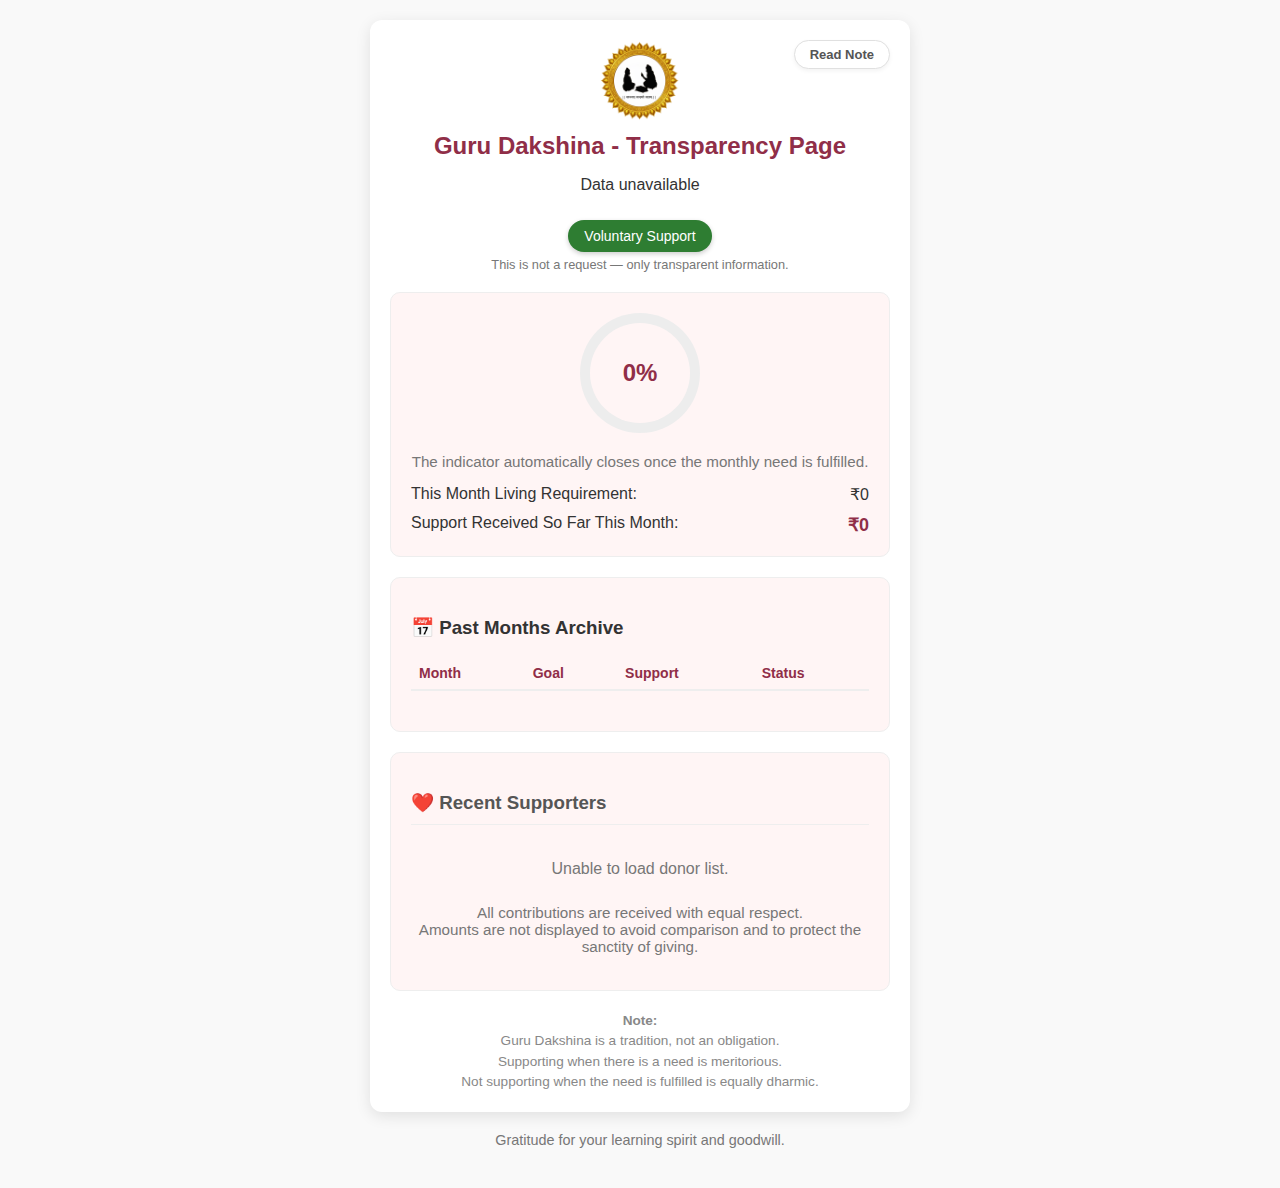
<file: index.html>
<!DOCTYPE html>
<html lang="en">
<head>
    <meta charset="UTF-8">
    <meta name="viewport" content="width=device-width, initial-scale=1.0">
    <title>Guru Dakshina - Donation Details</title>
    <link rel="stylesheet" href="style.css">
    <style>
        .container {
            position: relative;
        }
        .info-btn {
            position: absolute;
            top: 20px;
            right: 20px;
            background-color: #fff;
            color: #555;
            border: 1px solid #e0e0e0;
            padding: 6px 15px;
            border-radius: 20px;
            text-decoration: none;
            font-size: 13px;
            font-weight: 600;
            box-shadow: 0 2px 4px rgba(0,0,0,0.05);
            transition: all 0.3s ease;
            z-index: 10;
        }
        .info-btn:hover {
            background-color: #f8f8f8;
            border-color: #ccc;
            color: #333;
        }
    </style>
</head>
<body>

    <div class="container">
        <a href="information.html" class="info-btn">Read Note</a>
        <!-- Header Section -->
        <header>
            <img src="logo.gif" alt="Logo" class="logo">
            <h2>Guru Dakshina - Transparency Page</h2>
            <p id="month-display">Loading...</p>
            <!-- Donate Button -->
            <button id="donate-btn" class="donate-btn" onclick="window.location.href='https://vaiswanara.com/donate/'">Voluntary Support</button>
            <p class="header-subtitle">This is not a request — only transparent information.</p>
        </header>

        <!-- Progress Section (Circular Chart) -->
        <div class="card summary-card">
            <div class="progress-container">
                <div class="circular-progress" id="progress-circle">
                    <div class="value-container" id="percentage-text">0%</div>
                </div>
            </div>
            <p class="chart-caption">The indicator automatically closes once the monthly need is fulfilled.</p>
            
            <div class="stats">
                <div class="stat-item">
                    <span class="label">This Month Living Requirement:</span>
                    <span class="value" id="target-amount">₹0</span>
                </div>
                <div class="stat-item highlight">
                    <span class="label">Support Received So Far This Month:</span>
                    <span class="value" id="raised-amount">₹0</span>
                </div>
                <div class="stat-item" style="display: none;">
                    <span class="label">Remaining Needed:</span>
                    <span class="value" id="remaining-amount">₹0</span>
                </div>
            </div>

            <div id="status-message" class="status-msg" style="display: none;"></div>
        </div>

        <!-- Monthly Archive Section -->
        <div class="card">
            <h3>📅 Past Months Archive</h3>
            <table class="data-table">
                <thead>
                    <tr>
                        <th>Month</th>
                        <th>Goal</th>
                        <th>Support</th>
                        <th>Status</th>
                    </tr>
                </thead>
                <tbody id="archive-body">
                    <!-- Populated by JS -->
                </tbody>
            </table>
        </div>

        <!-- Donors List Section -->
        <div class="card donors-section">
            <h3>❤️ Recent Supporters</h3>
            <div id="donors-list">
                <p style="text-align:center; color:#777;">Loading...</p>
            </div>
            <p class="chart-caption">
                All contributions are received with equal respect.<br>
                Amounts are not displayed to avoid comparison and to protect the sanctity of giving.
            </p>
        </div>

        <div class="tradition-note">
            <strong>Note:</strong><br>
            Guru Dakshina is a tradition, not an obligation.<br>
            Supporting when there is a need is meritorious.<br>
            Not supporting when the need is fulfilled is equally dharmic.
        </div>
    </div>

    <div class="page-footer">
        Gratitude for your learning spirit and goodwill.
    </div>

    <!-- Scripts -->
    <script src="script.js"></script>
</body>
</html>
</file>
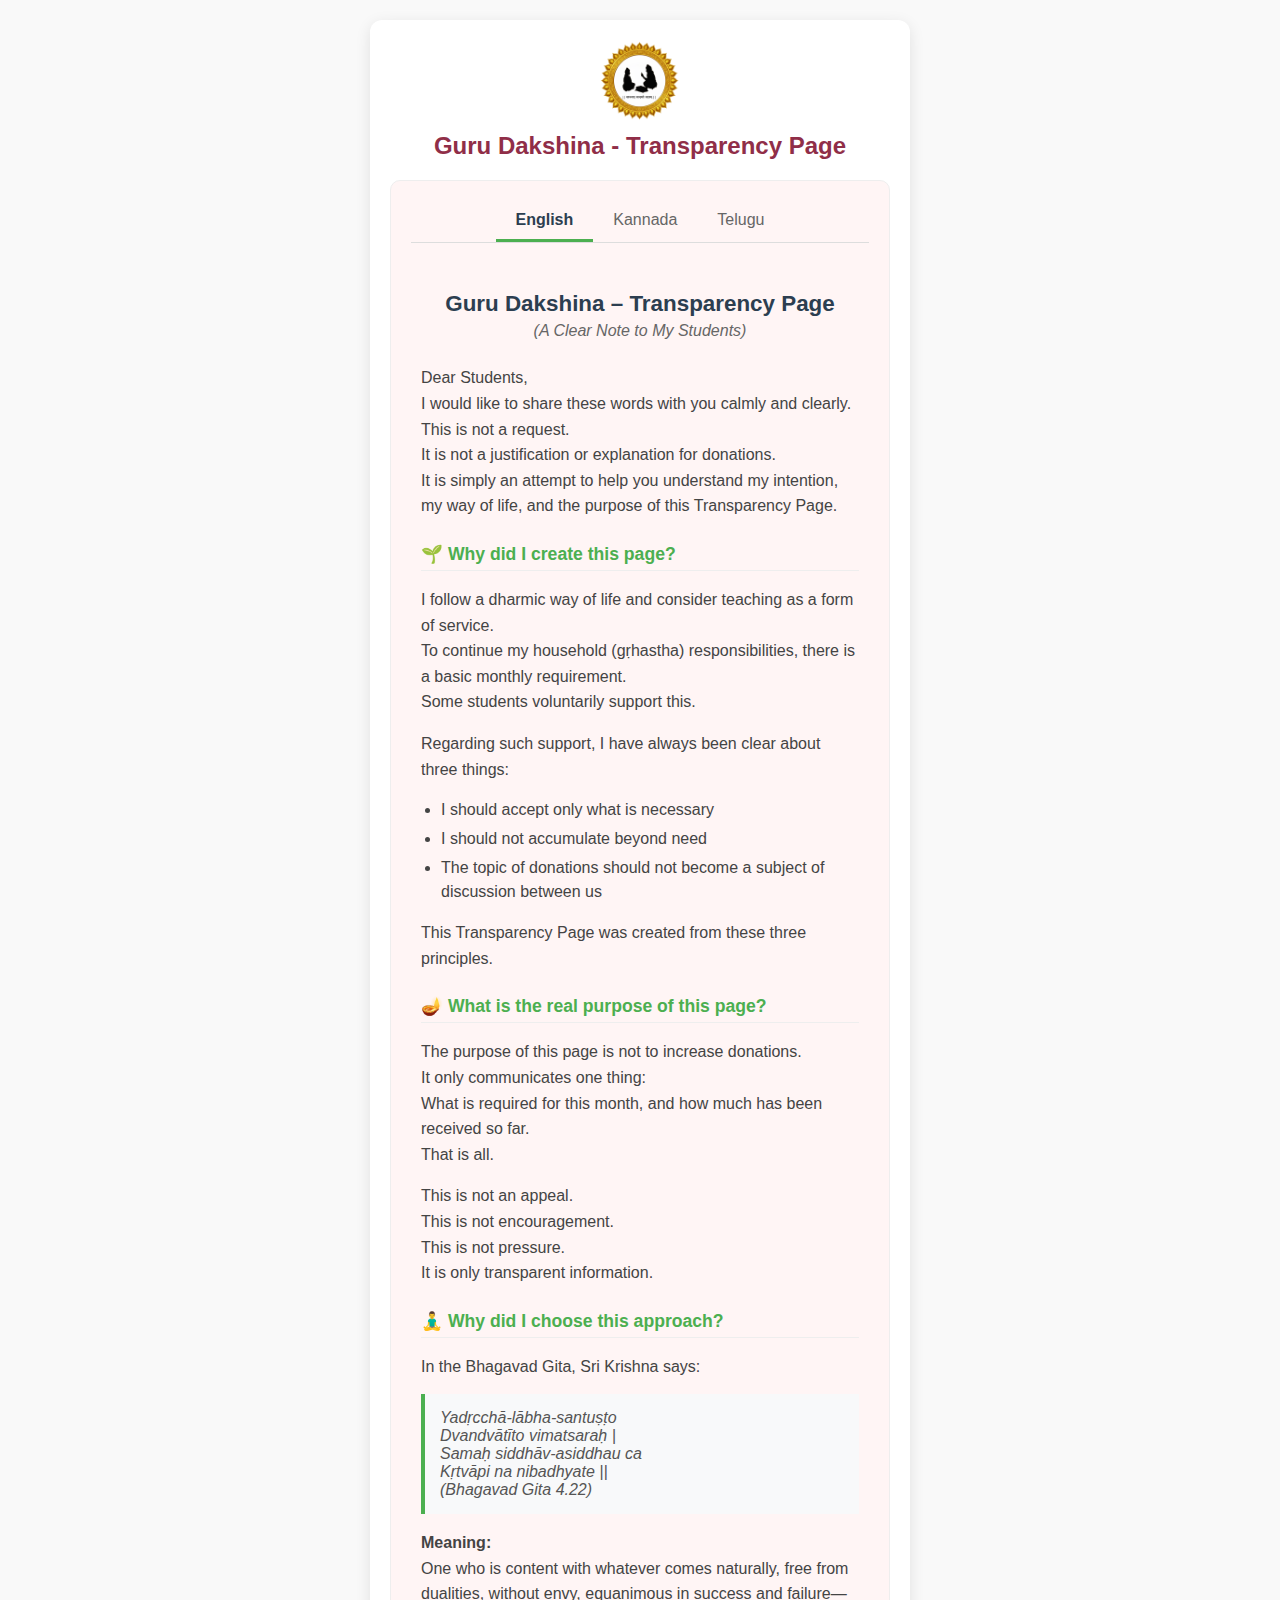
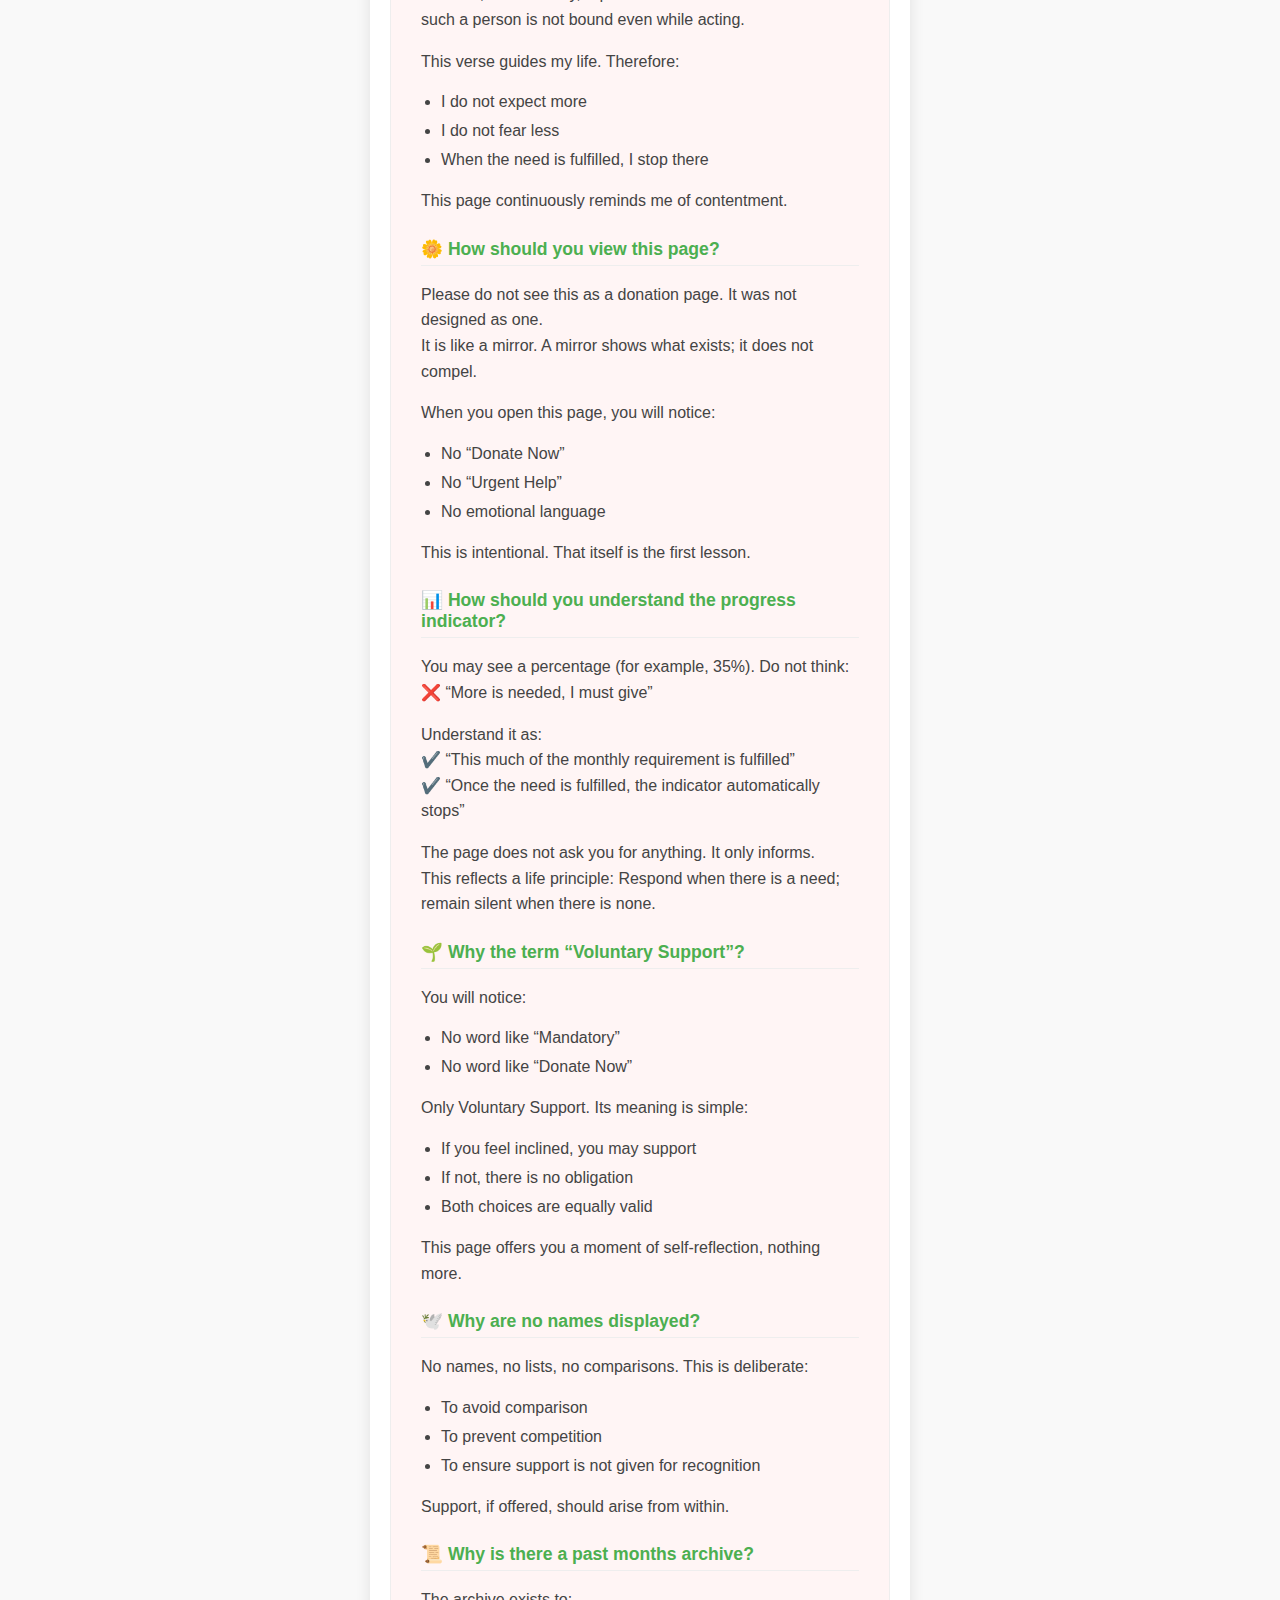
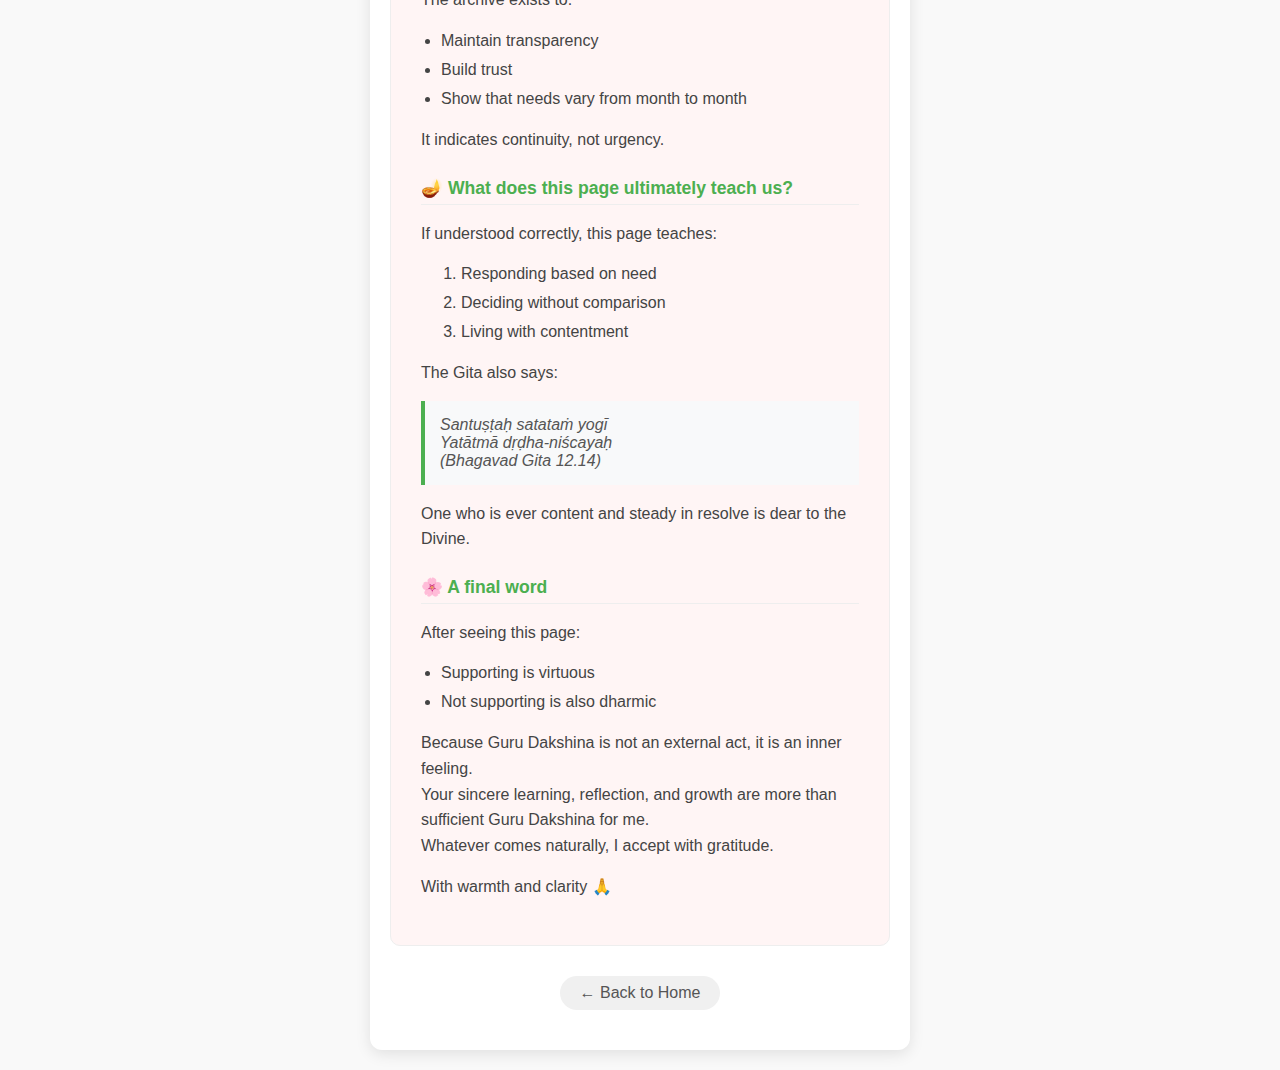
<file: information.html>
<!DOCTYPE html>
<html lang="en">
<head>
    <meta charset="UTF-8">
    <meta name="viewport" content="width=device-width, initial-scale=1.0">
    <title>Guru Dakshina - Information</title>
    <link rel="stylesheet" href="style.css">
    <style>
        /* Styles specific to the Information Page */
        .container {
            position: relative;
        }
        .tabs {
            display: flex;
            justify-content: center;
            margin-bottom: 20px;
            border-bottom: 1px solid #ddd;
        }
        .tab-btn {
            background: none;
            border: none;
            padding: 10px 20px;
            font-size: 16px;
            cursor: pointer;
            color: #666;
            border-bottom: 3px solid transparent;
            transition: all 0.3s ease;
            font-weight: 500;
        }
        .tab-btn:hover {
            color: #333;
            background-color: #f9f9f9;
        }
        .tab-btn.active {
            color: #2c3e50;
            border-bottom-color: #4CAF50;
            font-weight: bold;
        }
        .content-section {
            display: none;
            text-align: left;
            padding: 10px;
            animation: fadeIn 0.4s ease-in-out;
        }
        .content-section.active {
            display: block;
        }
        @keyframes fadeIn {
            from { opacity: 0; transform: translateY(5px); }
            to { opacity: 1; transform: translateY(0); }
        }
        .content-section h2 {
            text-align: center;
            font-size: 1.4em;
            margin-bottom: 5px;
            color: #2c3e50;
        }
        .content-section .subtitle {
            text-align: center;
            color: #666;
            font-style: italic;
            margin-bottom: 25px;
            display: block;
        }
        .content-section h3 {
            color: #4CAF50;
            margin-top: 25px;
            margin-bottom: 10px;
            font-size: 1.1em;
            border-bottom: 1px solid #eee;
            padding-bottom: 5px;
        }
        .content-section p {
            margin-bottom: 15px;
            line-height: 1.6;
            color: #444;
        }
        .content-section ul {
            margin-bottom: 15px;
            padding-left: 20px;
        }
        .content-section li {
            margin-bottom: 5px;
            color: #444;
            line-height: 1.5;
        }
        .verse-block {
            background-color: #f8f9fa;
            border-left: 4px solid #4CAF50;
            padding: 15px;
            margin: 15px 0;
            font-style: italic;
            color: #555;
        }
        .back-link-container {
            text-align: center;
            margin-top: 30px;
            margin-bottom: 20px;
        }
        .back-link {
            display: inline-block;
            padding: 8px 20px;
            background-color: #f0f0f0;
            color: #555;
            text-decoration: none;
            border-radius: 20px;
            transition: background 0.3s;
        }
        .back-link:hover {
            background-color: #e0e0e0;
        }
    </style>
</head>
<body>

    <div class="container">
        <!-- Header Section -->
        <header>
            <img src="logo.gif" alt="Logo" class="logo">
            <h2>Guru Dakshina - Transparency Page</h2>
        </header>

        <!-- Content Card -->
        <div class="card">
            <div class="tabs">
                <button class="tab-btn active" onclick="openTab('english')">English</button>
                <button class="tab-btn" onclick="openTab('kannada')">Kannada</button>
                <button class="tab-btn" onclick="openTab('telugu')">Telugu</button>
            </div>

            <!-- English Content -->
            <div id="english" class="content-section active">
                <h2>Guru Dakshina – Transparency Page</h2>
                <span class="subtitle">(A Clear Note to My Students)</span>
                
                <p>Dear Students,<br>
                I would like to share these words with you calmly and clearly.<br>
                This is not a request.<br>
                It is not a justification or explanation for donations.<br>
                It is simply an attempt to help you understand my intention, my way of life, and the purpose of this Transparency Page.</p>

                <h3>🌱 Why did I create this page?</h3>
                <p>I follow a dharmic way of life and consider teaching as a form of service.<br>
                To continue my household (gṛhastha) responsibilities, there is a basic monthly requirement.<br>
                Some students voluntarily support this.</p>
                <p>Regarding such support, I have always been clear about three things:</p>
                <ul>
                    <li>I should accept only what is necessary</li>
                    <li>I should not accumulate beyond need</li>
                    <li>The topic of donations should not become a subject of discussion between us</li>
                </ul>
                <p>This Transparency Page was created from these three principles.</p>

                <h3>🪔 What is the real purpose of this page?</h3>
                <p>The purpose of this page is not to increase donations.<br>
                It only communicates one thing:<br>
                What is required for this month, and how much has been received so far.<br>
                That is all.</p>
                <p>This is not an appeal.<br>
                This is not encouragement.<br>
                This is not pressure.<br>
                It is only transparent information.</p>

                <h3>🧘‍♂️ Why did I choose this approach?</h3>
                <p>In the Bhagavad Gita, Sri Krishna says:</p>
                <div class="verse-block">
                    Yadṛcchā-lābha-santuṣṭo<br>
                    Dvandvātīto vimatsaraḥ |<br>
                    Samaḥ siddhāv-asiddhau ca<br>
                    Kṛtvāpi na nibadhyate ||<br>
                    (Bhagavad Gita 4.22)
                </div>
                <p><strong>Meaning:</strong><br>
                One who is content with whatever comes naturally, free from dualities, without envy, equanimous in success and failure—such a person is not bound even while acting.</p>
                <p>This verse guides my life. Therefore:</p>
                <ul>
                    <li>I do not expect more</li>
                    <li>I do not fear less</li>
                    <li>When the need is fulfilled, I stop there</li>
                </ul>
                <p>This page continuously reminds me of contentment.</p>

                <h3>🌼 How should you view this page?</h3>
                <p>Please do not see this as a donation page. It was not designed as one.<br>
                It is like a mirror. A mirror shows what exists; it does not compel.</p>
                <p>When you open this page, you will notice:</p>
                <ul>
                    <li>No “Donate Now”</li>
                    <li>No “Urgent Help”</li>
                    <li>No emotional language</li>
                </ul>
                <p>This is intentional. That itself is the first lesson.</p>

                <h3>📊 How should you understand the progress indicator?</h3>
                <p>You may see a percentage (for example, 35%). Do not think:<br>
                ❌ “More is needed, I must give”</p>
                <p>Understand it as:<br>
                ✔️ “This much of the monthly requirement is fulfilled”<br>
                ✔️ “Once the need is fulfilled, the indicator automatically stops”</p>
                <p>The page does not ask you for anything. It only informs.<br>
                This reflects a life principle: Respond when there is a need; remain silent when there is none.</p>

                <h3>🌱 Why the term “Voluntary Support”?</h3>
                <p>You will notice:</p>
                <ul>
                    <li>No word like “Mandatory”</li>
                    <li>No word like “Donate Now”</li>
                </ul>
                <p>Only Voluntary Support. Its meaning is simple:</p>
                <ul>
                    <li>If you feel inclined, you may support</li>
                    <li>If not, there is no obligation</li>
                    <li>Both choices are equally valid</li>
                </ul>
                <p>This page offers you a moment of self-reflection, nothing more.</p>

                <h3>🕊️ Why are no names displayed?</h3>
                <p>No names, no lists, no comparisons. This is deliberate:</p>
                <ul>
                    <li>To avoid comparison</li>
                    <li>To prevent competition</li>
                    <li>To ensure support is not given for recognition</li>
                </ul>
                <p>Support, if offered, should arise from within.</p>

                <h3>📜 Why is there a past months archive?</h3>
                <p>The archive exists to:</p>
                <ul>
                    <li>Maintain transparency</li>
                    <li>Build trust</li>
                    <li>Show that needs vary from month to month</li>
                </ul>
                <p>It indicates continuity, not urgency.</p>

                <h3>🪔 What does this page ultimately teach us?</h3>
                <p>If understood correctly, this page teaches:</p>
                <ol>
                    <li>Responding based on need</li>
                    <li>Deciding without comparison</li>
                    <li>Living with contentment</li>
                </ol>
                <p>The Gita also says:</p>
                <div class="verse-block">
                    Santuṣṭaḥ satataṁ yogī<br>
                    Yatātmā dṛḍha-niścayaḥ<br>
                    (Bhagavad Gita 12.14)
                </div>
                <p>One who is ever content and steady in resolve is dear to the Divine.</p>

                <h3>🌸 A final word</h3>
                <p>After seeing this page:</p>
                <ul>
                    <li>Supporting is virtuous</li>
                    <li>Not supporting is also dharmic</li>
                </ul>
                <p>Because Guru Dakshina is not an external act, it is an inner feeling.<br>
                Your sincere learning, reflection, and growth are more than sufficient Guru Dakshina for me.<br>
                Whatever comes naturally, I accept with gratitude.</p>
                <p>With warmth and clarity 🙏</p>
            </div>

            <!-- Kannada Content -->
            <div id="kannada" class="content-section">
                <h2>ಗುರುದಕ್ಷಿಣೆ – ಪಾರದರ್ಶಕತೆ ಪುಟ</h2>
                <span class="subtitle">(ನನ್ನ ವಿದ್ಯಾರ್ಥಿಗಳಿಗೆ ಒಂದು ಸ್ಪಷ್ಟ ಮಾತು)</span>

                <p>ಪ್ರಿಯ ವಿದ್ಯಾರ್ಥಿಗಳೇ,<br>
                ಈ ಮಾತುಗಳನ್ನು ನಾನು ನಿಮಗೆ ಶಾಂತವಾಗಿ ಮತ್ತು ಸ್ಪಷ್ಟವಾಗಿ ಹೇಳಲು ಬಯಸುತ್ತೇನೆ.<br>
                ಇದು ವಿನಂತಿ ಅಲ್ಲ.<br>
                ಇದು ದಾನಗಳ ಬಗ್ಗೆ ಸಮರ್ಥನೆ ಅಥವಾ ವಿವರಣೆ ಕೂಡ ಅಲ್ಲ.<br>
                ಇದು ಕೇವಲ ನನ್ನ ಉದ್ದೇಶ, ನನ್ನ ಜೀವನದ ವಿಧಾನ ಮತ್ತು ಈ ಪಾರದರ್ಶಕತೆ ಪುಟದ ಅರ್ಥವನ್ನು ನಿಮಗೆ ತಿಳಿಸಲು ಮಾತ್ರ.</p>

                <h3>🌱 ಈ ಪುಟವನ್ನು ನಾನು ಏಕೆ ನಿರ್ಮಿಸಿದ್ದೇನೆ?</h3>
                <p>ನಾನು ಧಾರ್ಮಿಕ ಜೀವನವನ್ನು ಅನುಸರಿಸಿ, ಬೋಧನೆಯನ್ನು ಸೇವೆಯಾಗಿ ಪರಿಗಣಿಸುತ್ತೇನೆ.<br>
                ಗೃಹಸ್ಥ ಧರ್ಮವನ್ನು ಸಾಗಿಸಲು ಪ್ರತೀ ತಿಂಗಳು ಕೆಲವು ಮೂಲಭೂತ ಅಗತ್ಯಗಳಿರುತ್ತವೆ.<br>
                ಕೆಲವರು ವಿದ್ಯಾರ್ಥಿಗಳು ಸ್ವಯಂಪ್ರೇರಿತವಾಗಿ ಸಹಕಾರ ನೀಡುತ್ತಾರೆ.</p>
                <p>ಈ ಸಹಕಾರದ ಕುರಿತು ನನಗೆ ಮೊದಲಿನಿಂದಲೂ ಮೂರು ಸ್ಪಷ್ಟ ನಿಲುವುಗಳಿವೆ:</p>
                <ul>
                    <li>ಅಗತ್ಯವಿರುವಷ್ಟು ಮಾತ್ರ ಸ್ವೀಕರಿಸಬೇಕು</li>
                    <li>ಅಗತ್ಯಕ್ಕಿಂತ ಹೆಚ್ಚು ಸಂಗ್ರಹಿಸಬಾರದು</li>
                    <li>ದಾನದ ವಿಷಯ ನಮ್ಮ ನಡುವೆ ಚರ್ಚೆಯ ವಿಷಯವಾಗಬಾರದು</li>
                </ul>
                <p>ಈ ಮೂರು ಆಲೋಚನೆಗಳಿಂದಲೇ ಈ ಪಾರದರ್ಶಕತೆ ಪುಟ ರೂಪುಗೊಂಡಿದೆ.</p>

                <h3>🪔 ಈ ಪುಟದ ನಿಜವಾದ ಉದ್ದೇಶವೇನು?</h3>
                <p>ಈ ಪುಟದ ಉದ್ದೇಶ ದಾನವನ್ನು ಹೆಚ್ಚಿಸುವುದು ಅಲ್ಲ.<br>
                ಇದು ಕೇವಲ ಒಂದೇ ವಿಷಯವನ್ನು ತಿಳಿಸುತ್ತದೆ:<br>
                ಈ ತಿಂಗಳಿಗೆ ಎಷ್ಟು ಅಗತ್ಯವಿದೆ, ಮತ್ತು ಈಗಾಗಲೇ ಎಷ್ಟು ದೊರೆತಿದೆ.<br>
                ಅಷ್ಟೇ.</p>
                <p>ಇದು ವಿನಂತಿ ಅಲ್ಲ. ಇದು ಪ್ರೇರಣೆ ಅಲ್ಲ. ಇದು ಒತ್ತಡ ಉಂಟುಮಾಡುವ ವ್ಯವಸ್ಥೆಯೂ ಅಲ್ಲ.<br>
                ಇದು ಕೇವಲ ಪಾರದರ್ಶಕ ಮಾಹಿತಿ.</p>

                <h3>🧘‍♂️ ನಾನು ಈ ಮಾರ್ಗವನ್ನು ಏಕೆ ಆಯ್ಕೆ ಮಾಡಿಕೊಂಡೆ?</h3>
                <p>ಭಗವದ್ಗೀತೆಯಲ್ಲಿ ಶ್ರೀಕೃಷ್ಣನು ಹೀಗೆ ಹೇಳುತ್ತಾನೆ:</p>
                <div class="verse-block">
                    ಯದೃಚ್ಛಾ-ಲಾಭ-ಸಂತುಷ್ಟೋ<br>
                    ದ್ವಂದ್ವಾತೀತೋ ವಿಮತ್ಸರಃ |<br>
                    ಸಮಃ ಸಿದ್ಧಾವಸಿದ್ಧೌ ಚ<br>
                    ಕೃತ್ವಾಪಿ ನ ನಿಬಧ್ಯತೇ ||<br>
                    (ಭಗವದ್ಗೀತೆ 4.22)
                </div>
                <p><strong>ಅರ್ಥ:</strong><br>
                ಸ್ವಾಭಾವಿಕವಾಗಿ ದೊರಕುವದರಿಂದ ಸಂತೃಪ್ತನಾಗಿರುವವನು, ಲಾಭ–ನಷ್ಟದ ದ್ವಂದ್ವಗಳಿಗೆ ಅತೀತನಾಗಿ, ಅಸೂಯರಹಿತನಾಗಿ, ಯಶಸ್ಸು–ವಿಫಲತೆಯಲ್ಲಿ ಸಮಭಾವ ಹೊಂದಿರುವವನು—ಕರ್ಮ ಮಾಡಿದರೂ ಬಂಧಿತನಾಗುವುದಿಲ್ಲ.</p>
                <p>ಈ ಶ್ಲೋಕವೇ ನನ್ನ ಜೀವನದ ಮಾರ್ಗದರ್ಶಿ. ಆದ್ದರಿಂದ:</p>
                <ul>
                    <li>ಹೆಚ್ಚು ಬರುವುದನ್ನು ನಿರೀಕ್ಷಿಸುವುದಿಲ್ಲ</li>
                    <li>ಕಡಿಮೆ ಬಂದರೆ ಭಯಪಡುವುದಿಲ್ಲ</li>
                    <li>ಅಗತ್ಯ ಪೂರ್ತಿಯಾದಾಗ ಅಲ್ಲಿಯೇ ನಿಲ್ಲುತ್ತೇನೆ</li>
                </ul>
                <p>ಈ ಪುಟ ನನಗೆ ಸಂತೃಪ್ತಿಯನ್ನು ನೆನಪಿಸುತ್ತದೆ.</p>

                <h3>🌼 ನೀವು ಈ ಪುಟವನ್ನು ಹೇಗೆ ನೋಡಬೇಕು?</h3>
                <p>ದಯವಿಟ್ಟು ಈ ಪುಟವನ್ನು ದಾನ ಪುಟವಾಗಿ ನೋಡಬೇಡಿ. ಇದು ಅಲಾ ನಿರ್ಮಿಸಲ್ಪಟ್ಟಿಲ್ಲ.<br>
                ಇದು ಒಂದು ಕನ್ನಡಿಯಂತಿದೆ. ಕನ್ನಡಿ ಇರುವುದನ್ನು ತೋರಿಸುತ್ತದೆ, ಒತ್ತಡ ಹಾಕುವುದಿಲ್ಲ.</p>
                <p>ಈ ಪುಟ ತೆರೆದಾಗ ನೀವು ಗಮನಿಸಿದರೆ:</p>
                <ul>
                    <li>“Donate Now” ಇಲ್ಲ</li>
                    <li>“Urgent Help” ಇಲ್ಲ</li>
                    <li>ಭಾವನಾತ್ಮಕ ಭಾಷೆ ಇಲ್ಲ</li>
                </ul>
                <p>ಇದು ಉದ್ದೇಶಪೂರ್ವಕವಾಗಿದೆ. ಅದೇ ಈ ಪುಟದ ಮೊದಲ ಪಾಠ.</p>

                <h3>📊 ಪ್ರಗತಿ ಸೂಚಕವನ್ನು ಹೇಗೆ ಅರ್ಥಮಾಡಿಕೊಳ್ಳಬೇಕು?</h3>
                <p>ನೀವು ಒಂದು ಶೇಕಡಾವಾರನ್ನು (ಉದಾ: 35%) ನೋಡಬಹುದು. ಇದನ್ನು ನೋಡಿ ಹೀಗೆ ಯೋಚಿಸಬೇಡಿ:<br>
                ❌ “ಇನ್ನೂ ಬೇಕು, ಕೊಡಬೇಕು”</p>
                <p>ಇದನ್ನು ಹೀಗೆ ಅರ್ಥಮಾಡಿಕೊಳ್ಳಿ:<br>
                ✔️ ಈ ತಿಂಗಳ ಅಗತ್ಯದಲ್ಲಿ ಇಷ್ಟು ಪೂರ್ತಿಯಾಗಿದೆ<br>
                ✔️ ಅಗತ್ಯ ಪೂರ್ತಿಯಾದಾಗ ಇದು ಸ್ವಯಂಚಾಲಿತವಾಗಿ ನಿಲ್ಲುತ್ತದೆ</p>
                <p>ಈ ಪುಟ ನಿಮ್ಮಿಂದ ಏನನ್ನೂ ಕೇಳುವುದಿಲ್ಲ. ಇದು ಕೇವಲ ಸ್ಥಿತಿಯನ್ನು ತಿಳಿಸುತ್ತದೆ.<br>
                ಇದು ಜೀವನದ ಪಾಠವೂ ಹೌದು: ಅಗತ್ಯವಿದ್ದಾಗ ಸ್ಪಂದಿಸು, ಇಲ್ಲದಿದ್ದಾಗ ಮೌನವಾಗಿರು.</p>

                <h3>🌱 “Voluntary Support” ಎಂಬ ಪದ ಏಕೆ?</h3>
                <p>ಇಲ್ಲಿ ನೀವು ಗಮನಿಸಿದರೆ:</p>
                <ul>
                    <li>“Mandatory” ಎಂಬ ಪದ ಇಲ್ಲ</li>
                    <li>“Donate Now” ಎಂಬ ಪದ ಇಲ್ಲ</li>
                </ul>
                <p>ಕೇವಲ Voluntary Support ಮಾತ್ರ ಇದೆ. ಅದರ ಅರ್ಥ:</p>
                <ul>
                    <li>ಮನಸ್ಸಿದ್ದರೆ ಸಹಕರಿಸಬಹುದು</li>
                    <li>ಮನಸ್ಸಿಲ್ಲದಿದ್ದರೆ ಅವಶ್ಯಕತೆ ಇಲ್ಲ</li>
                    <li>ಎರಡೂ ಸಮಾನವೇ</li>
                </ul>
                <p>ಇದು ನಿಮ್ಮ ಮನಸ್ಸನ್ನು ಪರಿಶೀಲಿಸಿಕೊಳ್ಳಲು ನೀಡಿದ ಅವಕಾಶ ಮಾತ್ರ.</p>

                <h3>🕊️ ಇಲ್ಲಿ ಯಾರ ಹೆಸರುಗಳೂ ಏಕೆ ಇಲ್ಲ?</h3>
                <p>ಯಾರು ಕೊಟ್ಟರು, ಎಷ್ಟು ಕೊಟ್ಟರು ಎಂಬ ಮಾಹಿತಿ ಇಲ್ಲ. ಇದು ಉದ್ದೇಶಪೂರ್ವಕ ನಿರ್ಧಾರ:</p>
                <ul>
                    <li>ಹೋಲಿಕೆ ತಪ್ಪಿಸಲು</li>
                    <li>ಸ್ಪರ್ಧೆ ಬರದಂತೆ</li>
                    <li>ಹೆಸರಿಗಾಗಿ ದಾನವಾಗದಂತೆ</li>
                </ul>
                <p>ಸಹಕಾರವು ಒಳಗಿನಿಂದಲೇ ಹುಟ್ಟಬೇಕು.</p>

                <h3>📜 ಹಳೆಯ ತಿಂಗಳ ವಿವರಗಳು ಏಕೆ ಇವೆ?</h3>
                <p>ಹಳೆಯ ತಿಂಗಳ ಮಾಹಿತಿಯ ಉದ್ದೇಶ:</p>
                <ul>
                    <li>ಪಾರದರ್ಶಕತೆ</li>
                    <li>ವಿಶ್ವಾಸ</li>
                    <li>ಅಗತ್ಯಗಳು ಪ್ರತೀ ತಿಂಗಳು ಬದಲಾಗುತ್ತವೆ ಎಂಬ ಅರಿವು</li>
                </ul>
                <p>ಇದು ನಿರಂತರ ಪ್ರಕ್ರಿಯೆಯನ್ನು ಸೂಚಿಸುತ್ತದೆ.</p>

                <h3>🪔 ಈ ಪುಟ ನಮಗೆ ಕಲಿಸುವ ಪಾಠ</h3>
                <p>ಈ ಪುಟ ಸರಿಯಾಗಿ ಅರ್ಥವಾದರೆ, ಇದು ನಮಗೆ ಕಲಿಸುವುದು:</p>
                <ol>
                    <li>ಅಗತ್ಯವನ್ನು ಅರಿತು ಸ್ಪಂದಿಸುವುದು</li>
                    <li>ಹೋಲಿಕೆ ಇಲ್ಲದೆ ನಿರ್ಧಾರ ತೆಗೆದುಕೊಳ್ಳುವುದು</li>
                    <li>ಸಂತೃಪ್ತಿಯಿಂದ ಬದುಕುವುದು</li>
                </ol>
                <p>ಭಗವದ್ಗೀತೆಯ ಮತ್ತೊಂದು ವಾಕ್ಯ:</p>
                <div class="verse-block">
                    ಸಂತುಷ್ಟಃ ಸತತಂ ಯೋಗೀ<br>
                    ಯತಾತ್ಮಾ ದೃಢನಿಶ್ಚಯಃ<br>
                    (ಭಗವದ್ಗೀತೆ 12.14)
                </div>
                <p>ಎಲ್ಲೆಂದಿಗೂ ಸಂತೃಪ್ತನಾಗಿರುವ, ಸ್ಥಿರ ಸಂಕಲ್ಪ ಹೊಂದಿರುವವನು—ಭಗವಂತನಿಗೆ ಪ್ರಿಯನು.</p>

                <h3>🌸 ಕೊನೆಯ ಮಾತು</h3>
                <p>ಈ ಪುಟ ನೋಡಿ:</p>
                <ul>
                    <li>ಸಹಕರಿಸಿದರೆ — ಅದು ಪುಣ್ಯ</li>
                    <li>ಸಹಕರಿಸದಿದ್ದರೂ — ಅದೂ ಧರ್ಮವೇ</li>
                </ul>
                <p>ಏಕೆಂದರೆ ಗುರುದಕ್ಷಿಣೆ ಹೊರಗೆ ತೋರಿಸಬೇಕಾದ ಕಾರ್ಯವಲ್ಲ, ಒಳಗಿಂದ ಹುಟ್ಟಬೇಕಾದ ಭಾವನೆ.<br>
                ನಿಮ್ಮ ಅಧ್ಯಯನ, ಚಿಂತನೆ ಮತ್ತು ಜೀವನದ ಆಳವಾದ ಪ್ರಯತ್ನ ನನಗೆ ಸಾಕಾದ ಗುರುದಕ್ಷಿಣೆ.<br>
                ಯದೃಚ್ಛವಾಗಿ ಏನು ದೊರೆತರೂ, ಕೃತಜ್ಞತೆಯಿಂದ ಸ್ವೀಕರಿಸುತ್ತೇನೆ.</p>
                <p>ಸ್ನೇಹದಿಂದ 🙏</p>
            </div>

            <!-- Telugu Content -->
            <div id="telugu" class="content-section">
                <h2>Guru Dakshina – Transparency Page</h2>
                <span class="subtitle">(నా విద్యార్థులకు ఒక స్పష్టమైన మాట)</span>

                <p>ప్రియమైన విద్యార్థులారా,<br>
                ఈ మాటలను నేను మీతో చాలా ప్రశాంతంగా, స్పష్టంగా పంచుకోవాలనుకుంటున్నాను.<br>
                ఇది ఏ అభ్యర్థన కాదు.<br>
                ఇది ఏ వివరణాత్మక సమర్థన కూడా కాదు.<br>
                కేవలం నా ఉద్దేశాన్ని, నా జీవన విధానాన్ని, ఈ పేజ్ యొక్క భావాన్ని మీకు అర్థమయ్యేలా చెప్పడం మాత్రమే.</p>

                <h3>🌱 ఈ పేజ్ ఎందుకు రూపొందించాను?</h3>
                <p>నేను ధార్మిక జీవనాన్ని ఆశ్రయించి, విద్యాబోధనను సేవగా భావిస్తూ జీవిస్తున్నాను.<br>
                నా గృహస్త ధర్మం కొనసాగడానికి ప్రతినెలా కొంత అవసరం ఉంటుంది.<br>
                కొంతమంది విద్యార్థులు స్వచ్ఛందంగా సహకరిస్తూ ఉన్నారు.</p>
                <p>అయితే, ఈ సహకారం విషయంలో నాకు మొదటి నుంచీ మూడు స్పష్టమైన నిర్ణయాలు ఉన్నాయి:</p>
                <ul>
                    <li>నాకు ఎంత అవసరమో అంత మాత్రమే స్వీకరించాలి</li>
                    <li>అవసరాన్ని మించి స్వీకరించకూడదు</li>
                    <li>డొనేషన్ అనే విషయం మన మధ్య చర్చకు కూడా రావద్దు</li>
                </ul>
                <p>ఈ మూడు ఆలోచనల నుండే ఈ Guru Dakshina – Transparency Page పుట్టింది.</p>

                <h3>🪔 ఈ పేజ్ యొక్క అసలైన ఉద్దేశం ఏమిటి?</h3>
                <p>ఈ పేజ్ యొక్క ఉద్దేశం డొనేషన్లు పెంచడం కాదు.<br>
                ఇది కేవలం ఒక విషయం మాత్రమే చెబుతుంది:<br>
                ఈ నెల నాకు ఎంత అవసరం ఉంది, ఇప్పటివరకు ఎంత సమకూరింది.<br>
                అంతే.</p>
                <p>ఇది అభ్యర్థన కాదు. ఇది ప్రేరణ కాదు. ఇది ఒత్తిడి పెట్టే వ్యవస్థ కూడా కాదు.<br>
                ఇది కేవలం పారదర్శక సమాచారం.</p>

                <h3>🧘‍♂️ నేను ఎందుకు ఈ మార్గాన్ని ఎంచుకున్నాను?</h3>
                <p>భగవద్గీతలో శ్రీకృష్ణుడు ఇలా అంటాడు:</p>
                <div class="verse-block">
                    యదృచ్చా-లాభ-సంతుష్టో<br>
                    ద్వంద్వాతీతో విమత్సరః |<br>
                    సమః సిద్ధావసిద్ధౌ చ<br>
                    కృత్వాపి న నిబధ్యతే ||<br>
                    (భగవద్గీత 4.22)
                </div>
                <p><strong>అర్థం:</strong><br>
                ఏది సహజంగా లభిస్తే దానితో సంతృప్తి పడేవాడు, లాభ–నష్ట ద్వంద్వాలకు అతీతుడై, అసూయ లేని వాడు, విజయం–వైఫల్యాలలో సమభావంతో ఉండేవాడు—పని చేసినా బంధించబడడు.</p>
                <p>ఈ శ్లోకం నాకు ఒక జీవన మార్గదర్శకం. అందుకే—</p>
                <ul>
                    <li>ఎక్కువ వస్తుందా అని ఆశపడను</li>
                    <li>తక్కువ వస్తుందా అని భయపడను</li>
                    <li>అవసరం తీరితే అక్కడే ఆగిపోతాను</li>
                </ul>
                <p>ఈ పేజ్ నాకు ఆ సంతృప్తిని నిరంతరం గుర్తు చేస్తూ ఉంటుంది.</p>

                <h3>🌼 మీరు ఈ పేజ్‌ని ఎలా చూడాలి?</h3>
                <p>దయచేసి ఈ పేజ్‌ని డొనేషన్ పేజ్‌గా చూడకండి. ఇది అలా రూపొందించబడలేదు.<br>
                ఇది ఒక అద్దం (Mirror) లాంటిది. అద్దం ఏం చేస్తుందో—మనకు ఉన్నదాన్ని చూపిస్తుంది, మనపై ఒత్తిడి పెట్టదు.</p>
                <p>మీరు ఈ పేజ్‌ని ఓపెన్ చేసిన వెంటనే గమనిస్తే—</p>
                <ul>
                    <li>“Donate Now”</li>
                    <li>“Urgent Help”</li>
                    <li>“Target Remaining”</li>
                </ul>
                <p>అన్న మాటలు ఎక్కడా కనిపించవు. ఇది యాదృచ్ఛికం కాదు. ఇదే ఈ పేజ్ యొక్క మొదటి పాఠం.</p>

                <h3>📊 శాతం (Progress Indicator) ని ఎలా అర్థం చేసుకోవాలి?</h3>
                <p>మధ్యలో మీరు ఒక శాతం (ఉదా: 35%) చూస్తారు. దాన్ని చూసి ఇలా అనుకోవద్దు:<br>
                ❌ “ఇంకా మిగిలింది, ఇవ్వాలి”</p>
                <p>దాని అర్థం ఇది:<br>
                ✔️ ఈ నెల అవసరాలలో ఇంతవరకు సమకూరింది<br>
                ✔️ అవసరం పూర్తయినప్పుడు ఇది స్వయంగా ఆగిపోతుంది</p>
                <p>అంటే—ఈ పేజ్ మీ నుంచి ఏమీ కోరడం లేదు. కేవలం స్థితిని తెలియజేస్తోంది.<br>
                ఇది జీవితం కూడా నేర్పే పాఠమే: అవసరం ఉంటే స్పందించు, లేకపోతే మౌనంగా ఉండు.</p>

                <h3>🌱 “Voluntary Support” అన్న మాట ఎందుకు?</h3>
                <p>ఇక్కడ మీరు గమనిస్తే:</p>
                <ul>
                    <li>“Mandatory” అన్న మాట లేదు</li>
                    <li>“Donate Now” అన్న పదం లేదు</li>
                </ul>
                <p>కేవలం Voluntary Support అని మాత్రమే ఉంది. దాని అర్థం చాలా స్పష్టం:</p>
                <ul>
                    <li>మీకు అనిపిస్తే — చేయవచ్చు</li>
                    <li>అనిపించకపోతే — చేయనవసరం లేదు</li>
                    <li>రెండూ సమానమే</li>
                </ul>
                <p>ఇది మీ మనస్సును పరిశీలించుకునే అవకాశం మాత్రమే.</p>

                <h3>🕊️ ఈ పేజ్‌లో ఎవరి పేర్లు ఎందుకు లేవు?</h3>
                <p>ఇక్కడ ఎవరు ఇచ్చారు, ఎంత ఇచ్చారు అన్న వివరాలు లేవు. దీనివెనుక స్పష్టమైన ఉద్దేశం ఉంది:</p>
                <ul>
                    <li>పోలిక రాకూడదు</li>
                    <li>పోటీ పుట్టకూడదు</li>
                    <li>పేరు కోసం ఇవ్వడం జరగకూడదు</li>
                </ul>
                <p>అంటే—ఇవ్వాలంటే, అది మీ అంతరంగిక నిర్ణయంగా ఉండాలి.</p>

                <h3>📜 గత నెలల వివరాలు (Archive) ఎందుకు ఉన్నాయి?</h3>
                <p>“Past Months Archive” లో మీరు గత నెలల వివరాలు చూస్తారు. దీని ఉద్దేశం:</p>
                <ul>
                    <li>దాచిపెట్టడం లేదని చూపించడం</li>
                    <li>విశ్వాసాన్ని కలిగించడం</li>
                    <li>ప్రతి నెల అవసరం వేరు వేరుగా ఉంటుందని తెలియజేయడం</li>
                </ul>
                <p>ఇది ఒక నిరంతర ప్రక్రియ అని గుర్తు చేస్తుంది.</p>

                <h3>🪔 ఈ పేజ్ మనకు నేర్పే అసలైన పాఠం</h3>
                <p>ఈ పేజ్ ద్వారా మీరు మూడు ముఖ్యమైన విషయాలు నేర్చుకోవచ్చు:</p>
                <ol>
                    <li>అవసరం తెలుసుకుని స్పందించడం</li>
                    <li>ఇతరులతో పోల్చుకోకుండా నిర్ణయం తీసుకోవడం</li>
                    <li>సంతృప్తితో జీవించడం</li>
                </ol>
                <p>భగవద్గీతలో మరోచోట ఇలా చెప్పబడింది:</p>
                <div class="verse-block">
                    సంతుష్టః సతతం యోగీ<br>
                    యతాత్మా దృఢనిశ్చయః<br>
                    (భగవద్గీత 12.14)
                </div>
                <p>ఎల్లప్పుడూ సంతృప్తిగా ఉండేవాడు, స్థిర సంకల్పం కలిగిన వాడు—అతడు నాకు ప్రియుడు.</p>

                <h3>🌸 చివరిగా ఒక స్పష్టమైన మాట</h3>
                <p>ఈ పేజ్ చూసి:</p>
                <ul>
                    <li>సహకరిస్తే — అది పుణ్యం</li>
                    <li>సహకరించకపోతే — అది కూడా ధర్మమే</li>
                </ul>
                <p>ఎందుకంటే గురు దక్షిణ అనేది బయట చూపించాల్సిన పని కాదు, లోపల పుట్టాల్సిన భావం.<br>
                మీరు నేర్చుకుంటూ ఉండటం, ఆలోచిస్తూ ఉండటం, జీవితాన్ని లోతుగా చూడటం—అదే నాకు చాలైన గురు దక్షిణ.<br>
                మిగిలినది—యదృచ్చగా జరిగితే, సంతోషంగా స్వీకరిస్తాను.</p>
            </div>

        </div>

        <div class="back-link-container">
            <a href="index.html" class="back-link">← Back to Home</a>
        </div>
    </div>

    <script>
        function openTab(lang) {
            // Hide all content sections
            document.querySelectorAll('.content-section').forEach(section => {
                section.classList.remove('active');
            });

            // Deactivate all tab buttons
            document.querySelectorAll('.tab-btn').forEach(btn => {
                btn.classList.remove('active');
            });

            // Show the selected content
            document.getElementById(lang).classList.add('active');

            // Activate the clicked button
            // Finding the button by onclick attribute is one way, or we can just iterate
            const buttons = document.querySelectorAll('.tab-btn');
            buttons.forEach(btn => {
                if(btn.getAttribute('onclick').includes(lang)) {
                    btn.classList.add('active');
                }
            });
        }
    </script>
</body>
</html>
</file>
<file: style.css>
body {
    font-family: 'Segoe UI', Tahoma, Geneva, Verdana, sans-serif;
    background-color: #f9f9f9;
    margin: 0;
    padding: 20px;
    color: #333;
}

.container {
    max-width: 500px;
    margin: 0 auto;
    background: white;
    padding: 20px;
    border-radius: 12px;
    box-shadow: 0 4px 15px rgba(0,0,0,0.1);
}

header {
    text-align: center;
    margin-bottom: 20px;
}

.logo {
    display: block;
    margin: 0 auto 10px auto;
    max-width: 80px; /* చిన్నగా కనిపించడానికి సైజు */
}

header h2 {
    margin: 0;
    color: #902e48; /* Maroon color from image */
}

.card {
    background: #fff5f5; /* Light pinkish bg */
    padding: 20px;
    border-radius: 10px;
    margin-bottom: 20px;
    border: 1px solid #eee;
}

/* Circular Progress Bar */
.progress-container {
    display: flex;
    justify-content: center;
    margin-bottom: 20px;
}

.circular-progress {
    position: relative;
    height: 120px;
    width: 120px;
    border-radius: 50%;
    background: conic-gradient(#902e48 0deg, #ededed 0deg);
    display: flex;
    align-items: center;
    justify-content: center;
    transition: background 0.5s ease;
}

.circular-progress::before {
    content: "";
    position: absolute;
    height: 100px;
    width: 100px;
    border-radius: 50%;
    background-color: #fff5f5;
}

.value-container {
    position: relative;
    font-size: 24px;
    font-weight: bold;
    color: #902e48;
}

.stats {
    display: flex;
    flex-direction: column;
    gap: 10px;
}

.stat-item {
    display: flex;
    justify-content: space-between;
    font-size: 16px;
}

.stat-item.highlight .value {
    color: #902e48;
    font-weight: bold;
    font-size: 18px;
}

.status-msg {
    margin-top: 15px;
    text-align: center;
    font-weight: bold;
    color: #2e7d32; /* Green for success */
    padding: 10px;
    border-radius: 5px;
}

/* Donors List */
.donors-section h3 {
    border-bottom: 1px solid #eee;
    padding-bottom: 10px;
    color: #555;
}

#donors-list {
    max-height: 360px;
    overflow-y: auto;
}

.donor-card {
    display: flex;
    align-items: flex-start;
    padding: 15px 0;
    border-bottom: 1px solid #f0f0f0;
}

.donor-avatar {
    width: 40px;
    height: 40px;
    background-color: #e0e0e0;
    color: #555;
    border-radius: 50%;
    display: flex;
    align-items: center;
    justify-content: center;
    font-weight: bold;
    margin-right: 15px;
    flex-shrink: 0;
}

.donor-info {
    flex-grow: 1;
}

.donor-name {
    font-weight: bold;
    color: #333;
    margin-bottom: 2px;
}

.donor-amount {
    font-weight: bold;
    color: #555;
}

.donor-msg {
    font-size: 13px;
    color: #777;
    font-style: italic;
    margin-top: 4px;
}

.donor-date {
    font-size: 14px;
    color: #999;
}

/* New Styles for Details Button & Table */
.action-container {
    text-align: center;
    margin-bottom: 20px;
}

.details-btn {
    background-color: #902e48;
    color: white;
    border: none;
    padding: 10px 25px;
    border-radius: 25px;
    cursor: pointer;
    font-size: 16px;
    font-weight: bold;
    transition: background 0.3s;
}

.details-btn:hover {
    background-color: #7a253c;
}

.hidden-details {
    display: none; /* Hidden by default */
    animation: fadeIn 0.5s;
}

@keyframes fadeIn {
    from { opacity: 0; }
    to { opacity: 1; }
}

.data-table {
    width: 100%;
    border-collapse: collapse;
    margin-bottom: 20px;
    font-size: 14px;
}

.data-table th {
    text-align: left;
    padding: 8px;
    border-bottom: 2px solid #eee;
    color: #902e48;
}

.data-table td {
    padding: 8px;
    border-bottom: 1px solid #f0f0f0;
    color: #555;
}

.download-btn { background-color: #0277bd; margin-top: 10px; width: 100%; }
.delete-btn { background-color: #c62828; padding: 5px 10px; font-size: 12px; margin-left: 5px;}

/* Donate Button Styles */
.donate-btn {
    background-color: #2e7d32;
    color: white;
    border: none;
    padding: 8px 16px;
    border-radius: 20px;
    cursor: pointer;
    font-size: 14px;
    margin-top: 10px;
    transition: transform 0.2s;
    box-shadow: 0 2px 5px rgba(0,0,0,0.2);
}

.donate-btn:hover {
    transform: scale(1.05);
    background-color: #1b5e20;
}

/* Refactored Text Styles */
.header-subtitle {
    font-size: 0.8rem;
    color: #777;
    margin-top: 5px;
}

.chart-caption {
    text-align: center;
    font-size: 0.95rem;
    color: #777;
    margin-top: 10px;
    margin-bottom: 15px;
}

.tradition-note {
    margin-top: 20px;
    text-align: center;
    font-size: 0.85rem;
    color: #888;
    line-height: 1.5;
}

.page-footer {
    text-align: center;
    padding: 20px;
    color: #777;
    font-size: 0.9rem;
}

/* Responsive Design */
@media (max-width: 600px) {
    body {
        padding: 10px;
    }
    header h2 {
        font-size: 1.3rem;
    }
    /* Compact table for mobile */
    .data-table th, .data-table td {
        padding: 6px 4px;
        font-size: 0.85rem;
    }
}

/* Archive Status Styles */
.status-full {
    color: #2e7d32;
    font-weight: bold;
    font-size: 0.9em;
}

.status-partial {
    color: #f57c00;
    font-weight: bold;
    font-size: 0.9em;
}
</file>
